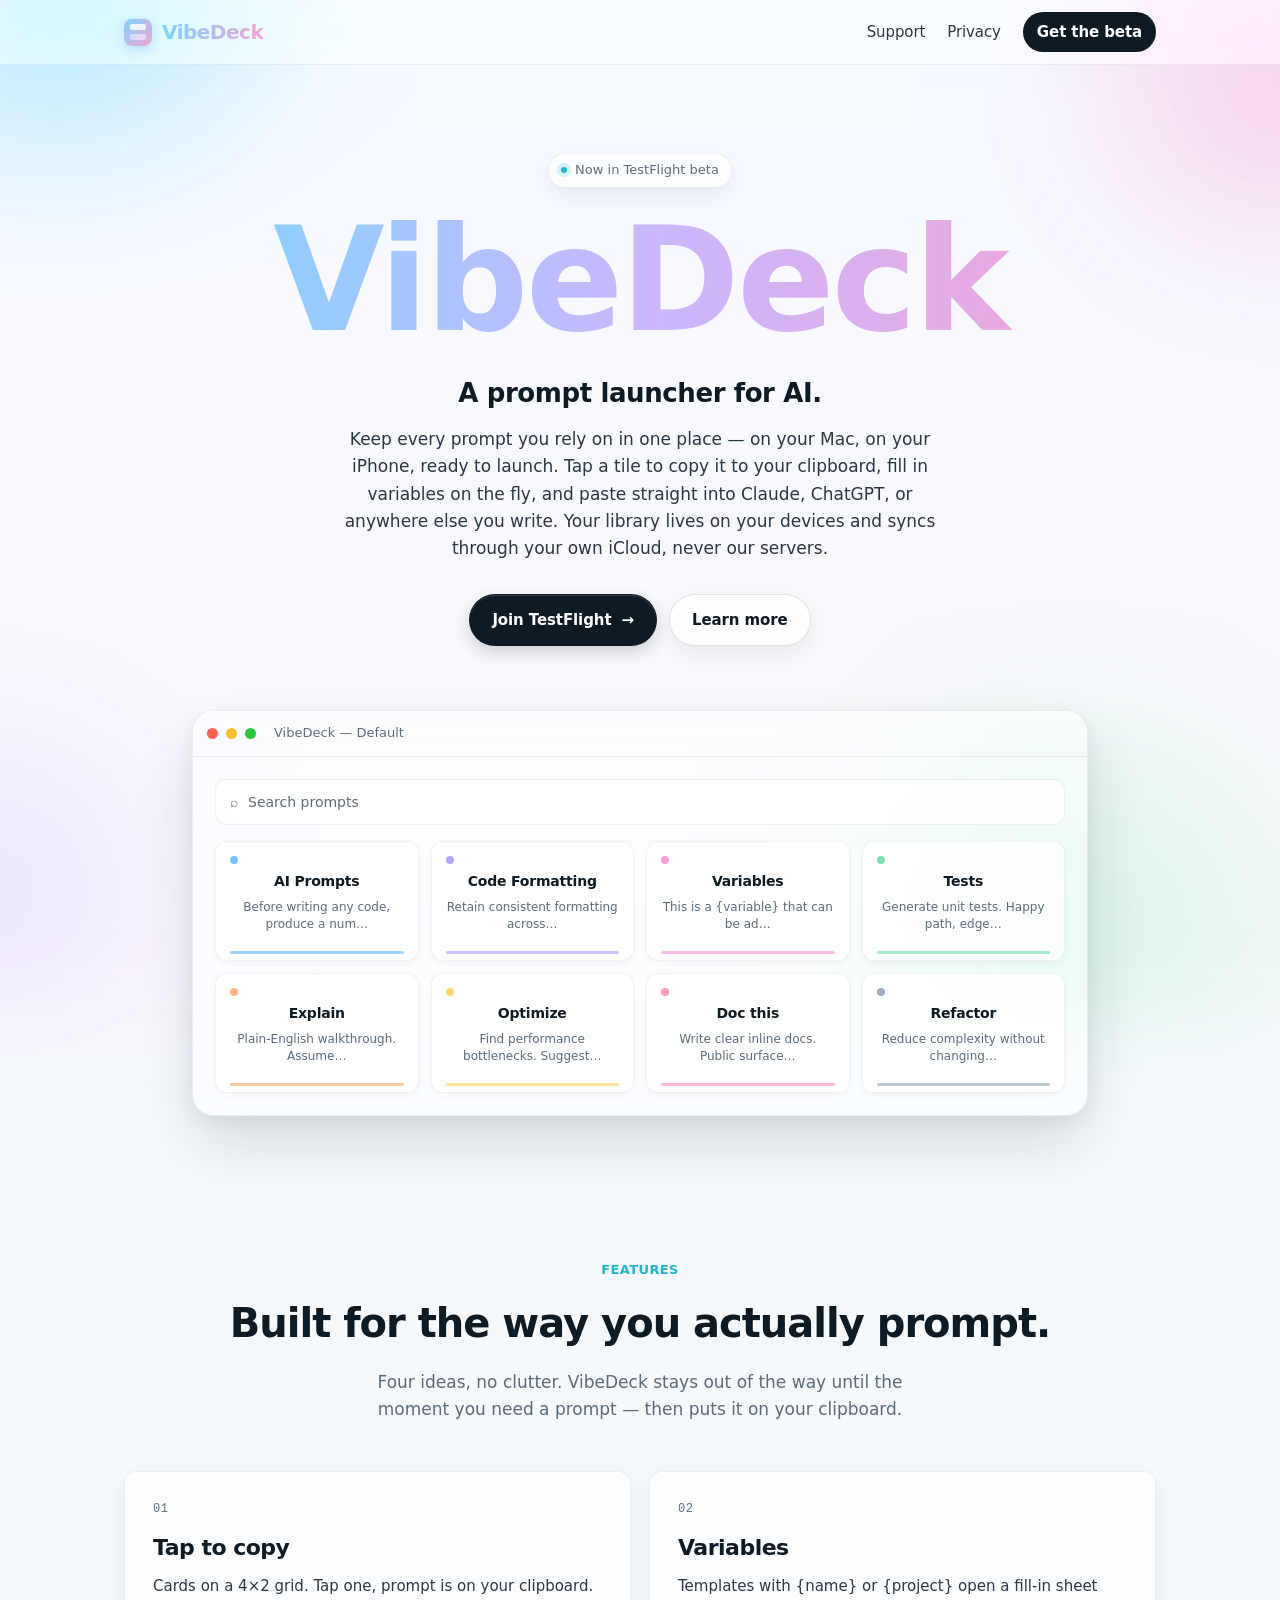
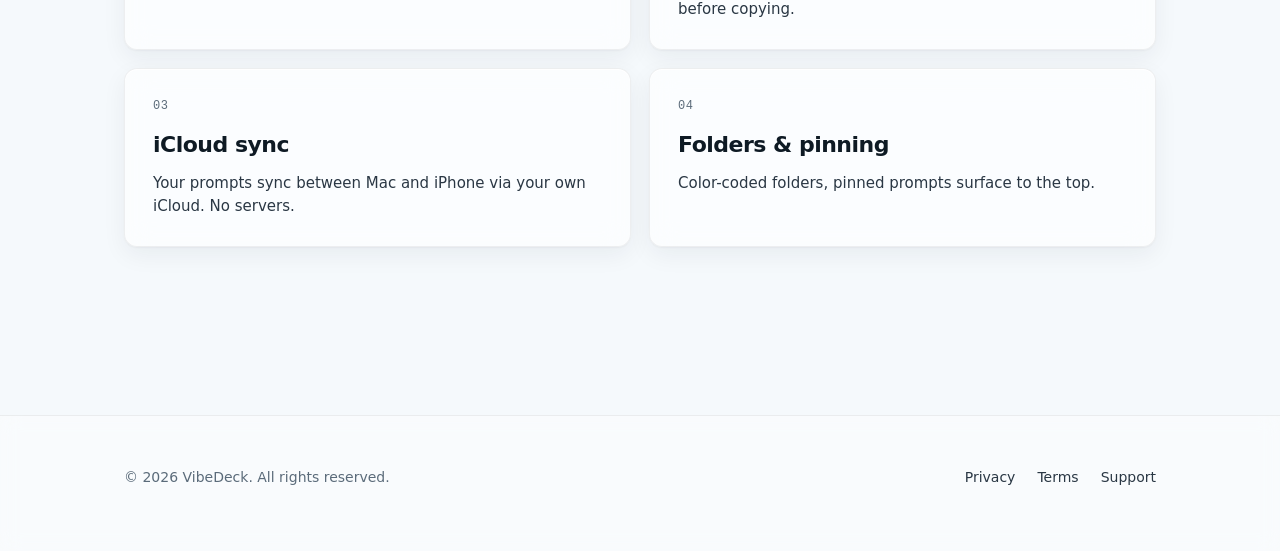
<file: index.html>
<!DOCTYPE html>
<html lang="en">
  <head>
    <meta charset="UTF-8" />
    <meta name="viewport" content="width=device-width, initial-scale=1" />
    <title>VibeDeck — A prompt launcher for AI</title>
    <meta
      name="description"
      content="VibeDeck is a prompt library and launcher for Mac and iPhone. Tap to copy. Variables. iCloud sync. No servers."
    />
    <link rel="stylesheet" href="styles.css" />
  </head>
  <body>
    <header class="site-header">
      <div class="container">
        <a class="brand" href="index.html" aria-label="VibeDeck home">
          <span class="brand-mark" aria-hidden="true"></span>
          <span class="wordmark">VibeDeck</span>
        </a>
        <nav class="nav" aria-label="Primary">
          <a href="support.html">Support</a>
          <a href="privacy.html">Privacy</a>
          <a href="https://testflight.apple.com/join/rQ4WbV5q" class="cta" target="_blank" rel="noopener">Get the beta</a>
        </nav>
      </div>
    </header>

    <main>
      <section class="hero">
        <div class="container">
          <span class="hero-eyebrow">
            <span class="dot" aria-hidden="true"></span>
            Now in TestFlight beta
          </span>
          <h1 class="wordmark-hero">VibeDeck</h1>
          <p class="tagline">A prompt launcher for AI.</p>
          <p class="lede">
            Keep every prompt you rely on in one place — on your Mac, on your
            iPhone, ready to launch. Tap a tile to copy it to your clipboard,
            fill in variables on the fly, and paste straight into Claude,
            ChatGPT, or anywhere else you write. Your library lives on your
            devices and syncs through your own iCloud, never our servers.
          </p>
          <div class="cta-row">
            <a class="btn btn-primary" href="https://testflight.apple.com/join/rQ4WbV5q" target="_blank" rel="noopener">
              Join TestFlight
              <span class="btn-arrow" aria-hidden="true">→</span>
            </a>
            <a class="btn btn-secondary" href="support.html">
              Learn more
            </a>
          </div>

          <div class="showcase" aria-hidden="true">
            <div class="window">
              <div class="window-bar">
                <span class="window-dot r"></span>
                <span class="window-dot y"></span>
                <span class="window-dot g"></span>
                <span class="window-title">VibeDeck — Default</span>
              </div>
              <div class="window-body">
                <div class="search-bar">
                  <span aria-hidden="true">⌕</span>
                  <span>Search prompts</span>
                </div>
                <div class="deck">
                  <div class="tile c-cyan">
                    <span class="pill"></span>
                    <h4>AI Prompts</h4>
                    <p>Before writing any code, produce a num…</p>
                    <span class="accent"></span>
                  </div>
                  <div class="tile c-violet">
                    <span class="pill"></span>
                    <h4>Code Formatting</h4>
                    <p>Retain consistent formatting across…</p>
                    <span class="accent"></span>
                  </div>
                  <div class="tile c-pink">
                    <span class="pill"></span>
                    <h4>Variables</h4>
                    <p>This is a {variable} that can be ad…</p>
                    <span class="accent"></span>
                  </div>
                  <div class="tile c-mint">
                    <span class="pill"></span>
                    <h4>Tests</h4>
                    <p>Generate unit tests. Happy path, edge…</p>
                    <span class="accent"></span>
                  </div>
                  <div class="tile c-orange">
                    <span class="pill"></span>
                    <h4>Explain</h4>
                    <p>Plain-English walkthrough. Assume…</p>
                    <span class="accent"></span>
                  </div>
                  <div class="tile c-yellow">
                    <span class="pill"></span>
                    <h4>Optimize</h4>
                    <p>Find performance bottlenecks. Suggest…</p>
                    <span class="accent"></span>
                  </div>
                  <div class="tile c-rose">
                    <span class="pill"></span>
                    <h4>Doc this</h4>
                    <p>Write clear inline docs. Public surface…</p>
                    <span class="accent"></span>
                  </div>
                  <div class="tile c-slate">
                    <span class="pill"></span>
                    <h4>Refactor</h4>
                    <p>Reduce complexity without changing…</p>
                    <span class="accent"></span>
                  </div>
                </div>
              </div>
            </div>
          </div>
        </div>
      </section>

      <section class="section" id="features">
        <div class="container">
          <div class="section-head">
            <p class="section-eyebrow">Features</p>
            <h2>Built for the way you actually prompt.</h2>
            <p class="section-lede">
              Four ideas, no clutter. VibeDeck stays out of the way until the
              moment you need a prompt — then puts it on your clipboard.
            </p>
          </div>
          <div class="features">
            <article class="feature">
              <span class="feature-num">01</span>
              <h3>Tap to copy</h3>
              <p>
                Cards on a 4×2 grid. Tap one, prompt is on your clipboard.
              </p>
            </article>
            <article class="feature">
              <span class="feature-num">02</span>
              <h3>Variables</h3>
              <p>
                Templates with {name} or {project} open a fill-in sheet before
                copying.
              </p>
            </article>
            <article class="feature">
              <span class="feature-num">03</span>
              <h3>iCloud sync</h3>
              <p>
                Your prompts sync between Mac and iPhone via your own iCloud.
                No servers.
              </p>
            </article>
            <article class="feature">
              <span class="feature-num">04</span>
              <h3>Folders &amp; pinning</h3>
              <p>
                Color-coded folders, pinned prompts surface to the top.
              </p>
            </article>
          </div>
        </div>
      </section>
    </main>

    <footer class="site-footer">
      <div class="container">
        <p class="footer-copy">© 2026 VibeDeck. All rights reserved.</p>
        <nav class="footer-links" aria-label="Footer">
          <a href="privacy.html">Privacy</a>
          <a href="terms.html">Terms</a>
          <a href="support.html">Support</a>
        </nav>
      </div>
    </footer>
  </body>
</html>
</file>
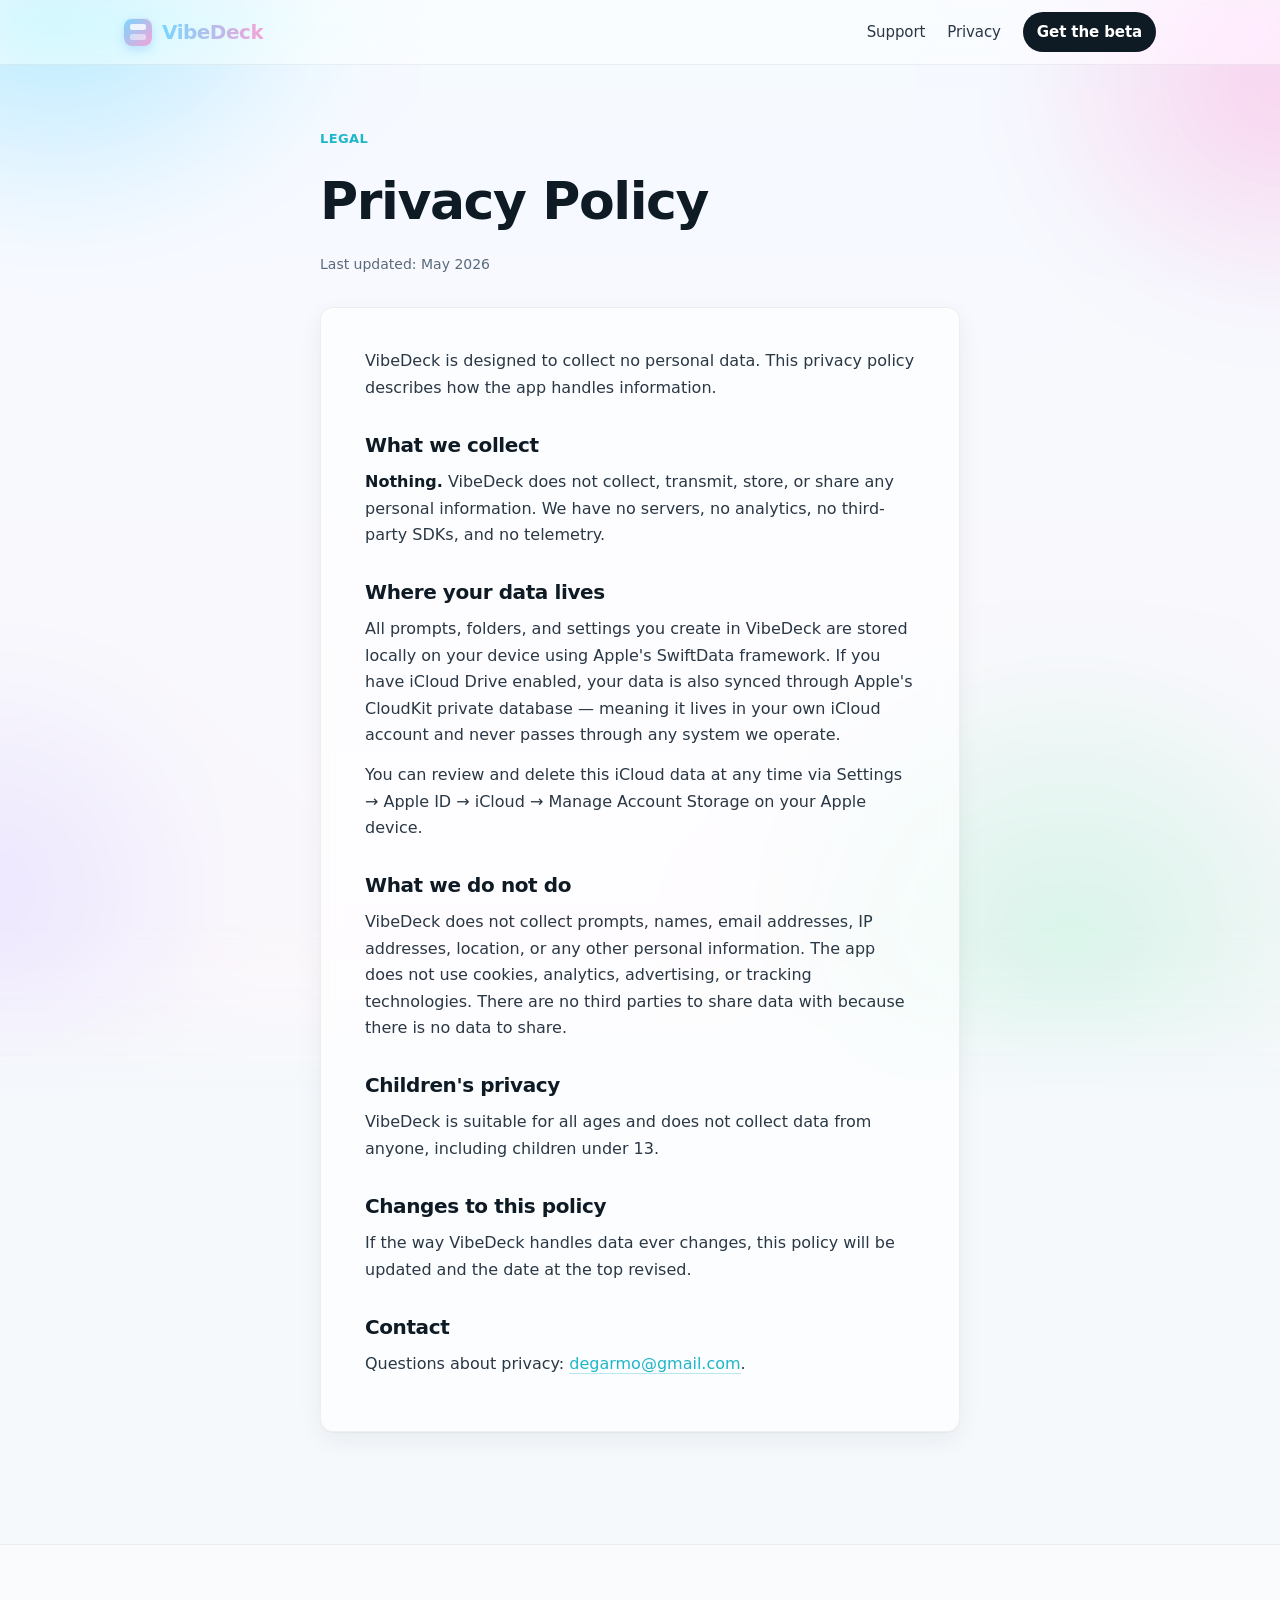
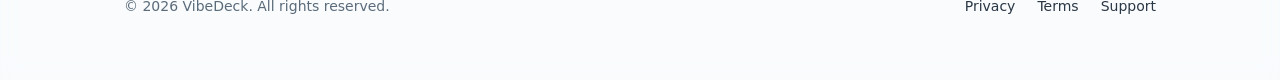
<file: privacy.html>
<!DOCTYPE html>
<html lang="en">
  <head>
    <meta charset="UTF-8" />
    <meta name="viewport" content="width=device-width, initial-scale=1" />
    <title>Privacy Policy — VibeDeck</title>
    <meta
      name="description"
      content="VibeDeck Privacy Policy. We don't collect personal data. Your prompts stay on your devices and your private iCloud."
    />
    <link rel="stylesheet" href="styles.css" />
  </head>
  <body>
    <header class="site-header">
      <div class="container">
        <a class="brand" href="index.html" aria-label="VibeDeck home">
          <span class="brand-mark" aria-hidden="true"></span>
          <span class="wordmark">VibeDeck</span>
        </a>
        <nav class="nav" aria-label="Primary">
          <a href="support.html">Support</a>
          <a href="privacy.html">Privacy</a>
          <a href="https://testflight.apple.com/join/rQ4WbV5q" class="cta" target="_blank" rel="noopener">Get the beta</a>
        </nav>
      </div>
    </header>

    <main>
      <section class="doc">
        <div class="container">
          <header class="doc-head">
            <p class="doc-eyebrow">Legal</p>
            <h1>Privacy Policy</h1>
            <p class="meta">Last updated: May 2026</p>
          </header>

          <article class="doc-body">
            <p>
              VibeDeck is designed to collect no personal data. This privacy
              policy describes how the app handles information.
            </p>

            <h2>What we collect</h2>
            <p>
              <strong>Nothing.</strong> VibeDeck does not collect, transmit,
              store, or share any personal information. We have no servers,
              no analytics, no third-party SDKs, and no telemetry.
            </p>

            <h2>Where your data lives</h2>
            <p>
              All prompts, folders, and settings you create in VibeDeck are
              stored locally on your device using Apple's SwiftData
              framework. If you have iCloud Drive enabled, your data is also
              synced through Apple's CloudKit private database — meaning it
              lives in your own iCloud account and never passes through any
              system we operate.
            </p>
            <p>
              You can review and delete this iCloud data at any time via
              Settings → Apple ID → iCloud → Manage Account Storage on your
              Apple device.
            </p>

            <h2>What we do not do</h2>
            <p>
              VibeDeck does not collect prompts, names, email addresses, IP
              addresses, location, or any other personal information. The
              app does not use cookies, analytics, advertising, or tracking
              technologies. There are no third parties to share data with
              because there is no data to share.
            </p>

            <h2>Children's privacy</h2>
            <p>
              VibeDeck is suitable for all ages and does not collect data
              from anyone, including children under 13.
            </p>

            <h2>Changes to this policy</h2>
            <p>
              If the way VibeDeck handles data ever changes, this policy
              will be updated and the date at the top revised.
            </p>

            <h2>Contact</h2>
            <p>
              Questions about privacy:
              <a href="mailto:degarmo@gmail.com">degarmo@gmail.com</a>.
            </p>
          </article>
        </div>
      </section>
    </main>

    <footer class="site-footer">
      <div class="container">
        <p class="footer-copy">© 2026 VibeDeck. All rights reserved.</p>
        <nav class="footer-links" aria-label="Footer">
          <a href="privacy.html">Privacy</a>
          <a href="terms.html">Terms</a>
          <a href="support.html">Support</a>
        </nav>
      </div>
    </footer>
  </body>
</html>
</file>
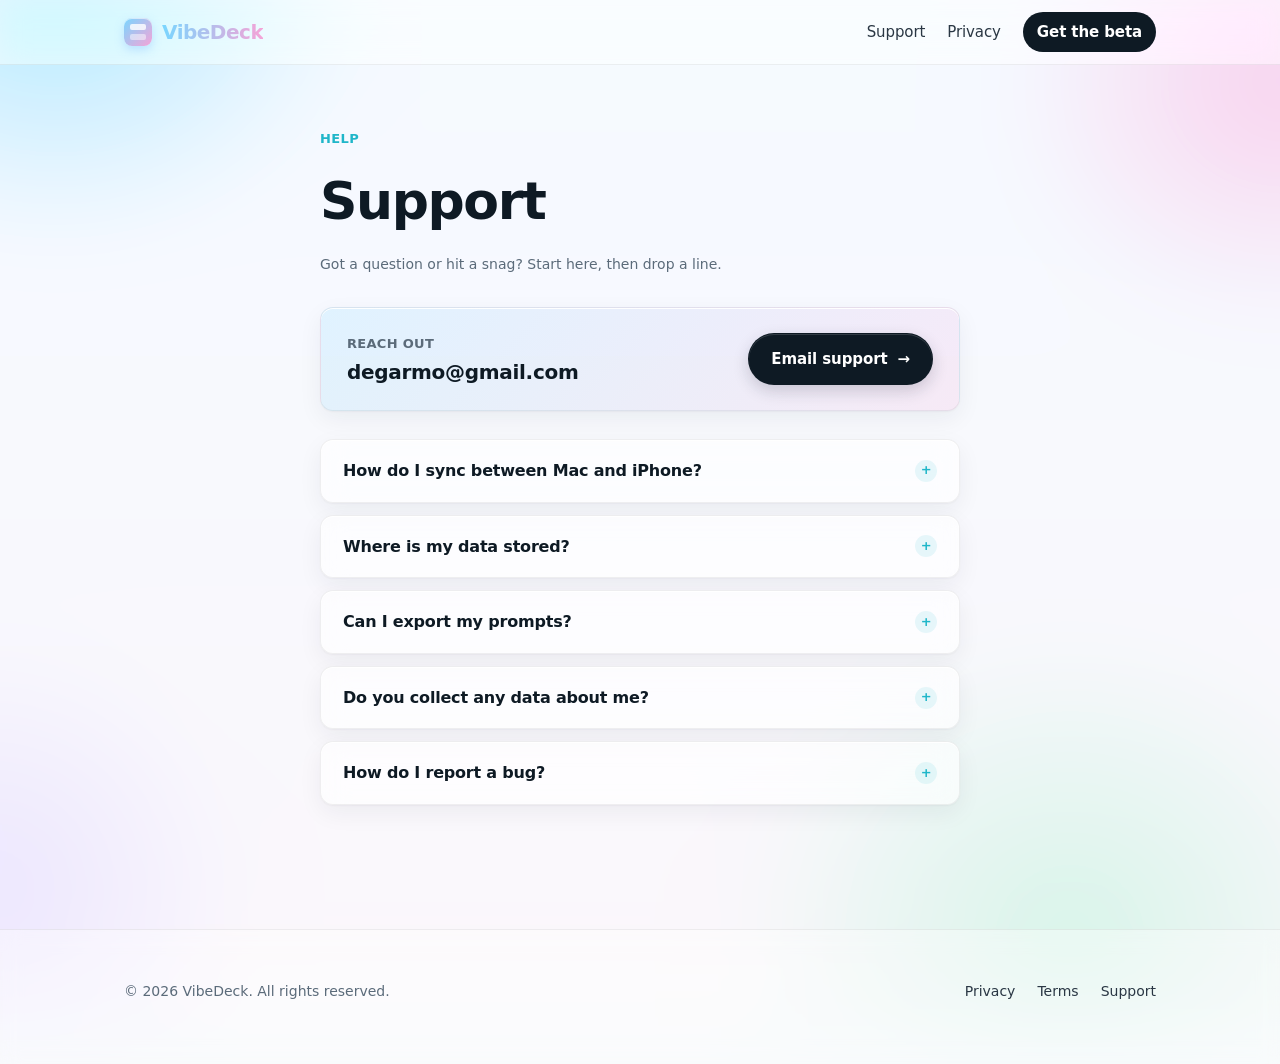
<file: support.html>
<!DOCTYPE html>
<html lang="en">
  <head>
    <meta charset="UTF-8" />
    <meta name="viewport" content="width=device-width, initial-scale=1" />
    <title>Support — VibeDeck</title>
    <meta
      name="description"
      content="Help and frequently asked questions for VibeDeck — sync, data, exports, privacy, and bug reports."
    />
    <link rel="stylesheet" href="styles.css" />
  </head>
  <body>
    <header class="site-header">
      <div class="container">
        <a class="brand" href="index.html" aria-label="VibeDeck home">
          <span class="brand-mark" aria-hidden="true"></span>
          <span class="wordmark">VibeDeck</span>
        </a>
        <nav class="nav" aria-label="Primary">
          <a href="support.html">Support</a>
          <a href="privacy.html">Privacy</a>
          <a href="https://testflight.apple.com/join/rQ4WbV5q" class="cta" target="_blank" rel="noopener">Get the beta</a>
        </nav>
      </div>
    </header>

    <main>
      <section class="doc">
        <div class="container">
          <header class="doc-head">
            <p class="doc-eyebrow">Help</p>
            <h1>Support</h1>
            <p class="meta">
              Got a question or hit a snag? Start here, then drop a line.
            </p>
          </header>

          <div class="contact-card">
            <div>
              <span class="label">Reach out</span>
              <a class="email" href="mailto:degarmo@gmail.com">degarmo@gmail.com</a>
            </div>
            <a class="btn btn-primary" href="mailto:degarmo@gmail.com">
              Email support
              <span class="btn-arrow" aria-hidden="true">→</span>
            </a>
          </div>

          <div class="faq" aria-label="Frequently asked questions">
            <details>
              <summary>
                How do I sync between Mac and iPhone?
                <span class="chev" aria-hidden="true">+</span>
              </summary>
              <div class="answer">
                <p>
                  Sign into the same iCloud account on both devices, install
                  VibeDeck on both, and your prompts sync automatically within
                  seconds. iCloud Drive must be enabled.
                </p>
              </div>
            </details>

            <details>
              <summary>
                Where is my data stored?
                <span class="chev" aria-hidden="true">+</span>
              </summary>
              <div class="answer">
                <p>
                  Locally on your device, with optional sync through your own
                  iCloud private database. Nothing routes through any server
                  we operate.
                </p>
              </div>
            </details>

            <details>
              <summary>
                Can I export my prompts?
                <span class="chev" aria-hidden="true">+</span>
              </summary>
              <div class="answer">
                <p>
                  Yes. Settings → Export prompts gives you a JSON file you can
                  save, share, or import into another VibeDeck install.
                </p>
              </div>
            </details>

            <details>
              <summary>
                Do you collect any data about me?
                <span class="chev" aria-hidden="true">+</span>
              </summary>
              <div class="answer">
                <p>
                  No. VibeDeck has no analytics, no tracking, no third-party
                  SDKs.
                </p>
              </div>
            </details>

            <details>
              <summary>
                How do I report a bug?
                <span class="chev" aria-hidden="true">+</span>
              </summary>
              <div class="answer">
                <p>
                  Email
                  <a href="mailto:degarmo@gmail.com">degarmo@gmail.com</a>
                  with a short description and a screenshot if relevant.
                </p>
              </div>
            </details>
          </div>
        </div>
      </section>
    </main>

    <footer class="site-footer">
      <div class="container">
        <p class="footer-copy">© 2026 VibeDeck. All rights reserved.</p>
        <nav class="footer-links" aria-label="Footer">
          <a href="privacy.html">Privacy</a>
          <a href="terms.html">Terms</a>
          <a href="support.html">Support</a>
        </nav>
      </div>
    </footer>
  </body>
</html>
</file>
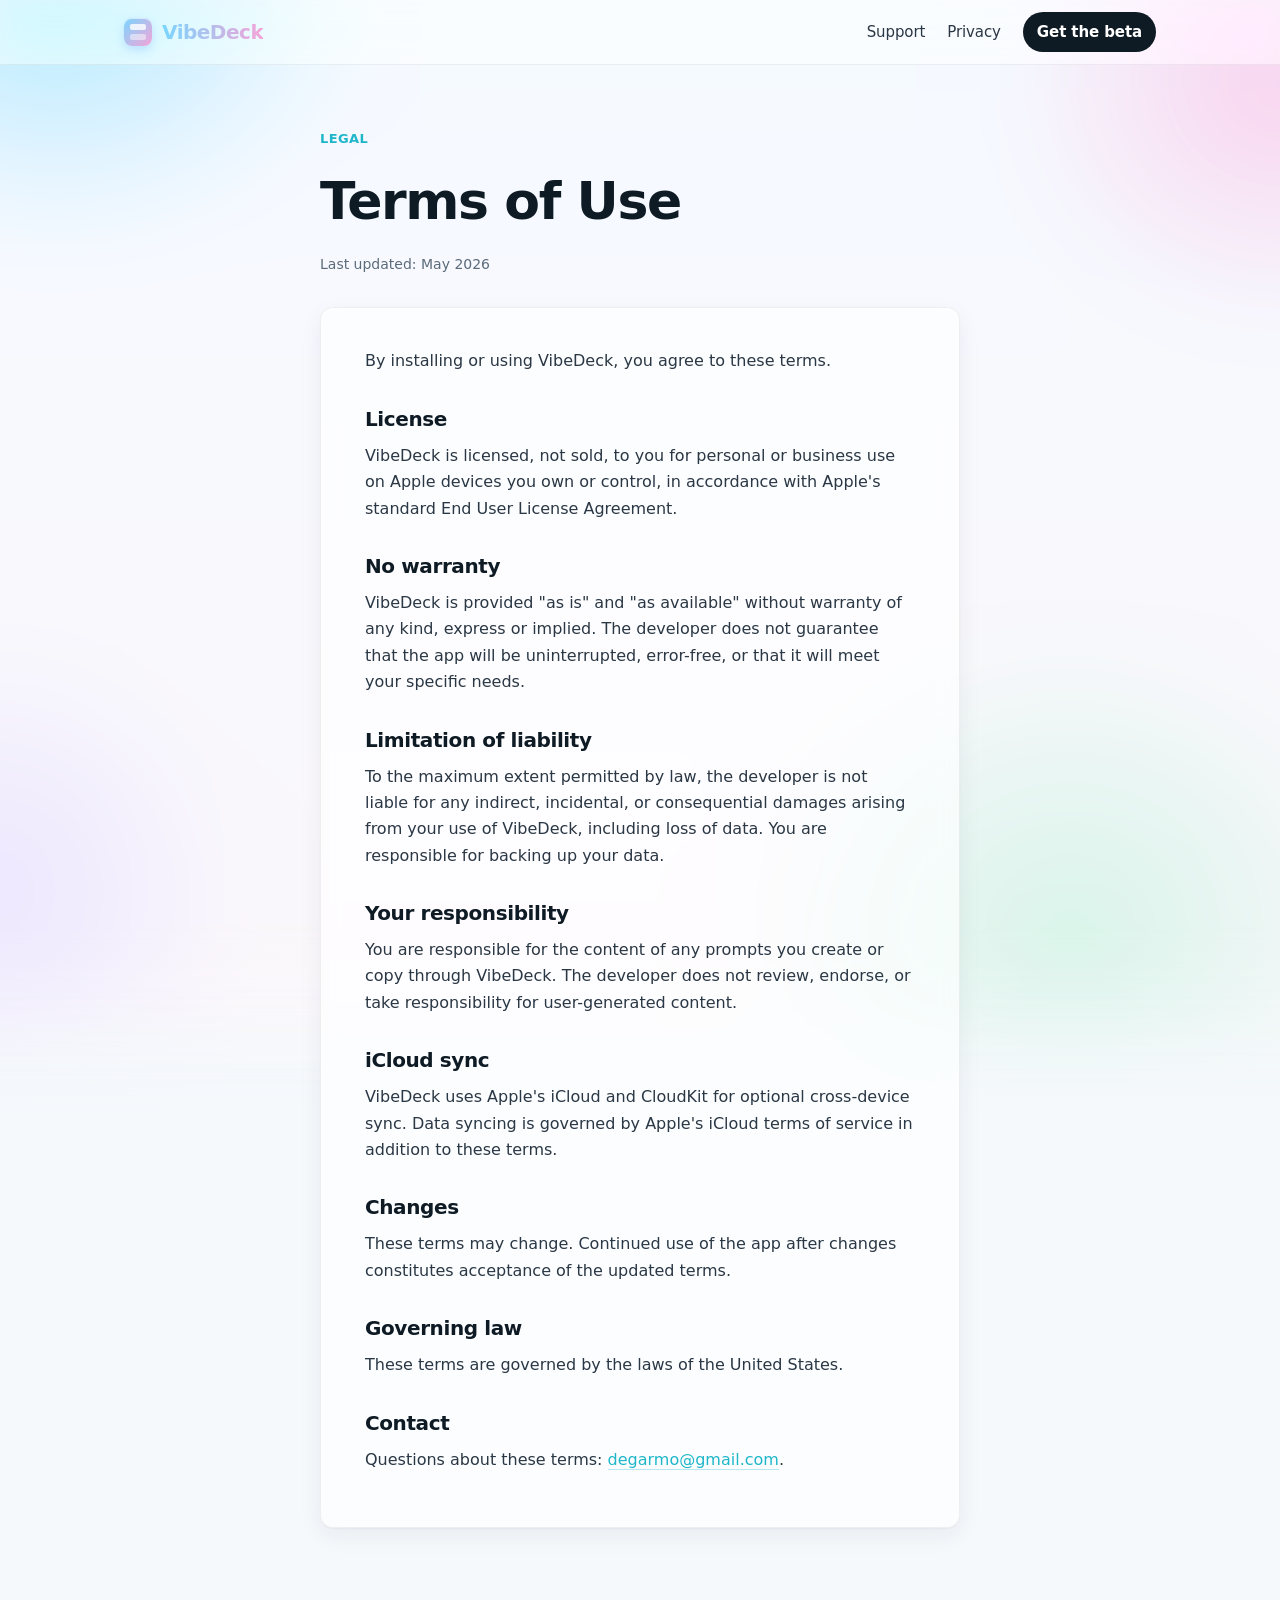
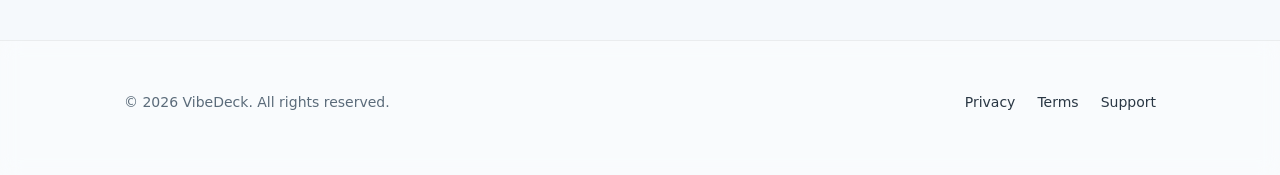
<file: terms.html>
<!DOCTYPE html>
<html lang="en">
  <head>
    <meta charset="UTF-8" />
    <meta name="viewport" content="width=device-width, initial-scale=1" />
    <title>Terms of Use — VibeDeck</title>
    <meta
      name="description"
      content="The terms governing your use of the VibeDeck application for Mac and iPhone."
    />
    <link rel="stylesheet" href="styles.css" />
  </head>
  <body>
    <header class="site-header">
      <div class="container">
        <a class="brand" href="index.html" aria-label="VibeDeck home">
          <span class="brand-mark" aria-hidden="true"></span>
          <span class="wordmark">VibeDeck</span>
        </a>
        <nav class="nav" aria-label="Primary">
          <a href="support.html">Support</a>
          <a href="privacy.html">Privacy</a>
          <a href="https://testflight.apple.com/join/rQ4WbV5q" class="cta" target="_blank" rel="noopener">Get the beta</a>
        </nav>
      </div>
    </header>

    <main>
      <section class="doc">
        <div class="container">
          <header class="doc-head">
            <p class="doc-eyebrow">Legal</p>
            <h1>Terms of Use</h1>
            <p class="meta">Last updated: May 2026</p>
          </header>

          <article class="doc-body">
            <p>
              By installing or using VibeDeck, you agree to these terms.
            </p>

            <h2>License</h2>
            <p>
              VibeDeck is licensed, not sold, to you for personal or
              business use on Apple devices you own or control, in
              accordance with Apple's standard End User License Agreement.
            </p>

            <h2>No warranty</h2>
            <p>
              VibeDeck is provided "as is" and "as available" without
              warranty of any kind, express or implied. The developer does
              not guarantee that the app will be uninterrupted, error-free,
              or that it will meet your specific needs.
            </p>

            <h2>Limitation of liability</h2>
            <p>
              To the maximum extent permitted by law, the developer is not
              liable for any indirect, incidental, or consequential damages
              arising from your use of VibeDeck, including loss of data.
              You are responsible for backing up your data.
            </p>

            <h2>Your responsibility</h2>
            <p>
              You are responsible for the content of any prompts you create
              or copy through VibeDeck. The developer does not review,
              endorse, or take responsibility for user-generated content.
            </p>

            <h2>iCloud sync</h2>
            <p>
              VibeDeck uses Apple's iCloud and CloudKit for optional
              cross-device sync. Data syncing is governed by Apple's iCloud
              terms of service in addition to these terms.
            </p>

            <h2>Changes</h2>
            <p>
              These terms may change. Continued use of the app after
              changes constitutes acceptance of the updated terms.
            </p>

            <h2>Governing law</h2>
            <p>
              These terms are governed by the laws of the United States.
            </p>

            <h2>Contact</h2>
            <p>
              Questions about these terms:
              <a href="mailto:degarmo@gmail.com">degarmo@gmail.com</a>.
            </p>
          </article>
        </div>
      </section>
    </main>

    <footer class="site-footer">
      <div class="container">
        <p class="footer-copy">© 2026 VibeDeck. All rights reserved.</p>
        <nav class="footer-links" aria-label="Footer">
          <a href="privacy.html">Privacy</a>
          <a href="terms.html">Terms</a>
          <a href="support.html">Support</a>
        </nav>
      </div>
    </footer>
  </body>
</html>
</file>
<file: styles.css>
/* VibeDeck — shared styles
   Premium, minimal, controlled. Soft glass aesthetic.
*/

:root {
  --cyan: #79d6ff;
  --pink: #f5a3d7;
  --mint: #b8f0d6;
  --accent: #1fb6c9;
  --ink: #0e1a24;
  --ink-2: #2a3744;
  --muted: #5b6b7a;
  --hairline: rgba(0, 0, 0, 0.06);
  --hairline-strong: rgba(0, 0, 0, 0.1);
  --card-bg: rgba(255, 255, 255, 0.65);
  --card-shadow:
    0 1px 0 rgba(255, 255, 255, 0.9) inset,
    0 1px 2px rgba(15, 30, 50, 0.04),
    0 8px 24px rgba(15, 30, 50, 0.06);
  --radius: 13px;
  --radius-lg: 22px;
  --maxw: 1080px;
  --readw: 640px;
  --font-sans: -apple-system, "SF Pro Rounded", "SF Pro Text", system-ui,
    "Segoe UI", Roboto, Helvetica, Arial, sans-serif;
}

* {
  box-sizing: border-box;
}

html,
body {
  margin: 0;
  padding: 0;
}

html {
  -webkit-text-size-adjust: 100%;
  scroll-behavior: smooth;
}

body {
  font-family: var(--font-sans);
  font-size: 16px;
  line-height: 1.6;
  color: var(--ink);
  background: #f5f9fc;
  min-height: 100vh;
  position: relative;
  overflow-x: hidden;
  -webkit-font-smoothing: antialiased;
  -moz-osx-font-smoothing: grayscale;
}

/* Ambient pastel backdrop — pure CSS, fixed so it stays during scroll. */
body::before {
  content: "";
  position: fixed;
  inset: -10vmax;
  z-index: -2;
  background:
    radial-gradient(40vmax 36vmax at 12% 8%, rgba(121, 214, 255, 0.55), transparent 60%),
    radial-gradient(36vmax 32vmax at 92% 18%, rgba(245, 163, 215, 0.45), transparent 62%),
    radial-gradient(44vmax 40vmax at 78% 92%, rgba(184, 240, 214, 0.5), transparent 60%),
    radial-gradient(30vmax 30vmax at 8% 88%, rgba(207, 195, 255, 0.35), transparent 65%),
    linear-gradient(180deg, #f4faff 0%, #fbf7fb 100%);
  filter: blur(40px) saturate(110%);
  pointer-events: none;
}

body::after {
  content: "";
  position: fixed;
  inset: 0;
  z-index: -1;
  background:
    radial-gradient(1px 1px at 25% 30%, rgba(255, 255, 255, 0.5), transparent 60%),
    radial-gradient(1px 1px at 70% 60%, rgba(255, 255, 255, 0.4), transparent 60%);
  pointer-events: none;
}

/* ---------- Layout ---------- */

.container {
  width: 100%;
  max-width: var(--maxw);
  margin: 0 auto;
  padding: 0 24px;
}

/* ---------- Header ---------- */

.site-header {
  position: sticky;
  top: 0;
  z-index: 10;
  backdrop-filter: saturate(160%) blur(14px);
  -webkit-backdrop-filter: saturate(160%) blur(14px);
  background: rgba(255, 255, 255, 0.5);
  border-bottom: 1px solid var(--hairline);
}

.site-header .container {
  display: flex;
  align-items: center;
  justify-content: space-between;
  height: 64px;
}

.brand {
  display: inline-flex;
  align-items: center;
  gap: 10px;
  text-decoration: none;
  color: inherit;
}

.brand-mark {
  width: 28px;
  height: 28px;
  border-radius: 8px;
  background: linear-gradient(135deg, var(--cyan), var(--pink));
  box-shadow:
    0 1px 0 rgba(255, 255, 255, 0.6) inset,
    0 4px 10px rgba(121, 180, 255, 0.35);
  position: relative;
}

.brand-mark::before,
.brand-mark::after {
  content: "";
  position: absolute;
  background: rgba(255, 255, 255, 0.8);
  border-radius: 2px;
}

.brand-mark::before {
  inset: 6px 6px auto 6px;
  height: 6px;
}

.brand-mark::after {
  inset: auto 6px 6px 6px;
  height: 6px;
  opacity: 0.6;
}

.wordmark {
  font-weight: 800;
  letter-spacing: -0.5px;
  font-size: 20px;
  background: linear-gradient(90deg, var(--cyan), var(--pink));
  -webkit-background-clip: text;
  background-clip: text;
  color: transparent;
}

.nav {
  display: flex;
  align-items: center;
  gap: 22px;
}

.nav a {
  color: var(--ink-2);
  text-decoration: none;
  font-size: 15px;
  font-weight: 500;
  letter-spacing: -0.1px;
}

.nav a:hover {
  color: var(--accent);
}

.nav a.cta {
  padding: 8px 14px;
  border-radius: 999px;
  background: var(--ink);
  color: #fff;
  font-weight: 600;
}

.nav a.cta:hover {
  background: var(--accent);
  color: #fff;
}

/* ---------- Hero (landing) ---------- */

.hero {
  padding: 88px 0 56px;
  text-align: center;
}

.hero-eyebrow {
  display: inline-flex;
  align-items: center;
  gap: 8px;
  padding: 6px 12px;
  border-radius: 999px;
  background: rgba(255, 255, 255, 0.7);
  border: 1px solid var(--hairline);
  font-size: 13px;
  color: var(--muted);
  margin-bottom: 24px;
  box-shadow: var(--card-shadow);
}

.hero-eyebrow .dot {
  width: 6px;
  height: 6px;
  border-radius: 50%;
  background: var(--accent);
  box-shadow: 0 0 0 4px rgba(31, 182, 201, 0.18);
}

.wordmark-hero {
  font-weight: 900;
  letter-spacing: -3px;
  font-size: clamp(64px, 12vw, 144px);
  line-height: 0.95;
  background: linear-gradient(90deg, var(--cyan) 0%, #c9b8ff 50%, var(--pink) 100%);
  -webkit-background-clip: text;
  background-clip: text;
  color: transparent;
  margin: 0;
}

.tagline {
  font-size: clamp(20px, 2.4vw, 26px);
  font-weight: 600;
  letter-spacing: -0.4px;
  color: var(--ink);
  margin: 24px 0 12px;
}

.lede {
  max-width: 600px;
  margin: 0 auto;
  color: var(--ink-2);
  font-size: 17px;
  line-height: 1.6;
}

.cta-row {
  display: flex;
  flex-wrap: wrap;
  justify-content: center;
  gap: 12px;
  margin-top: 32px;
}

.btn {
  display: inline-flex;
  align-items: center;
  gap: 10px;
  padding: 13px 22px;
  border-radius: 999px;
  font-weight: 600;
  font-size: 15px;
  letter-spacing: -0.1px;
  text-decoration: none;
  border: 1px solid transparent;
  transition: transform 0.08s ease, box-shadow 0.18s ease;
}

.btn:active {
  transform: translateY(1px);
}

.btn-primary {
  background: var(--ink);
  color: #fff;
  box-shadow:
    0 1px 0 rgba(255, 255, 255, 0.15) inset,
    0 6px 16px rgba(15, 30, 50, 0.18);
}

.btn-primary:hover {
  background: var(--accent);
}

.btn-secondary {
  background: rgba(255, 255, 255, 0.85);
  color: var(--ink);
  border-color: var(--hairline-strong);
  box-shadow: var(--card-shadow);
}

.btn-secondary:hover {
  background: #fff;
}

.btn-arrow {
  transition: transform 0.18s ease;
}

.btn:hover .btn-arrow {
  transform: translateX(2px);
}

/* ---------- Hero showcase (mock window) ---------- */

.showcase {
  margin: 64px auto 0;
  max-width: 920px;
  padding: 0 12px;
}

.window {
  border-radius: var(--radius-lg);
  background: rgba(255, 255, 255, 0.55);
  backdrop-filter: blur(18px) saturate(160%);
  -webkit-backdrop-filter: blur(18px) saturate(160%);
  border: 1px solid var(--hairline);
  box-shadow:
    0 1px 0 rgba(255, 255, 255, 0.7) inset,
    0 30px 60px rgba(15, 30, 50, 0.12),
    0 8px 20px rgba(15, 30, 50, 0.06);
  overflow: hidden;
}

.window-bar {
  display: flex;
  align-items: center;
  gap: 8px;
  padding: 12px 14px;
  border-bottom: 1px solid var(--hairline);
}

.window-dot {
  width: 11px;
  height: 11px;
  border-radius: 50%;
  background: #d4d8dd;
}
.window-dot.r { background: #ff6058; }
.window-dot.y { background: #ffbe2e; }
.window-dot.g { background: #28c941; }

.window-title {
  margin-left: 10px;
  font-size: 13px;
  color: var(--muted);
  font-weight: 500;
}

.window-body {
  padding: 22px;
}

.search-bar {
  display: flex;
  align-items: center;
  gap: 10px;
  padding: 11px 14px;
  border-radius: 11px;
  background: rgba(255, 255, 255, 0.8);
  border: 1px solid var(--hairline);
  color: var(--muted);
  font-size: 14px;
}

.deck {
  display: grid;
  grid-template-columns: repeat(4, 1fr);
  gap: 12px;
  margin-top: 16px;
}

.tile {
  border-radius: 12px;
  background: rgba(255, 255, 255, 0.85);
  border: 1px solid var(--hairline);
  padding: 14px;
  min-height: 120px;
  position: relative;
  display: flex;
  flex-direction: column;
  gap: 6px;
  box-shadow: 0 1px 0 rgba(255, 255, 255, 0.8) inset, 0 2px 6px rgba(15, 30, 50, 0.04);
}

.tile .pill {
  width: 8px;
  height: 8px;
  border-radius: 50%;
  background: var(--cyan);
}

.tile h4 {
  margin: 0;
  font-size: 14px;
  font-weight: 700;
  letter-spacing: -0.2px;
  color: var(--ink);
}

.tile p {
  margin: 0;
  font-size: 12px;
  color: var(--muted);
  line-height: 1.45;
}

.tile .accent {
  position: absolute;
  left: 14px;
  right: 14px;
  bottom: 6px;
  height: 3px;
  border-radius: 999px;
  background: var(--cyan);
  opacity: 0.7;
}

.tile.c-cyan .pill, .tile.c-cyan .accent { background: #79c0ff; }
.tile.c-violet .pill, .tile.c-violet .accent { background: #b8a4ff; }
.tile.c-pink .pill, .tile.c-pink .accent { background: #f5a3d7; }
.tile.c-mint .pill, .tile.c-mint .accent { background: #7ee0b3; }
.tile.c-orange .pill, .tile.c-orange .accent { background: #ffb27a; }
.tile.c-yellow .pill, .tile.c-yellow .accent { background: #ffd66e; }
.tile.c-rose .pill, .tile.c-rose .accent { background: #ff9bb6; }
.tile.c-slate .pill, .tile.c-slate .accent { background: #a3b1bf; }

/* ---------- Sections ---------- */

.section {
  padding: 88px 0;
}

.section-head {
  text-align: center;
  margin-bottom: 48px;
}

.section-eyebrow {
  font-size: 13px;
  font-weight: 600;
  letter-spacing: 0.4px;
  text-transform: uppercase;
  color: var(--accent);
  margin: 0 0 10px;
}

.section h2 {
  font-size: clamp(28px, 4vw, 40px);
  font-weight: 800;
  letter-spacing: -1px;
  margin: 0;
  color: var(--ink);
  text-wrap: balance;
}

.section .section-lede {
  max-width: 560px;
  margin: 14px auto 0;
  color: var(--muted);
  font-size: 17px;
  text-wrap: pretty;
}

/* Features */

.features {
  display: grid;
  grid-template-columns: repeat(2, 1fr);
  gap: 18px;
}

.feature {
  background: var(--card-bg);
  backdrop-filter: blur(14px) saturate(150%);
  -webkit-backdrop-filter: blur(14px) saturate(150%);
  border: 1px solid var(--hairline);
  border-radius: var(--radius);
  padding: 28px;
  box-shadow: var(--card-shadow);
  display: flex;
  flex-direction: column;
  gap: 10px;
  position: relative;
  overflow: hidden;
}

.feature::before {
  content: "";
  position: absolute;
  inset: 0 0 auto 0;
  height: 2px;
  background: linear-gradient(90deg, var(--cyan), var(--pink));
  opacity: 0;
  transition: opacity 0.2s ease;
}

.feature:hover::before {
  opacity: 0.8;
}

.feature-num {
  font-family: ui-monospace, "SF Mono", Menlo, monospace;
  font-size: 12px;
  color: var(--muted);
  letter-spacing: 0.5px;
}

.feature h3 {
  margin: 0;
  font-size: 22px;
  font-weight: 800;
  letter-spacing: -0.5px;
  color: var(--ink);
}

.feature p {
  margin: 0;
  color: var(--ink-2);
  font-size: 15px;
  line-height: 1.55;
}

/* ---------- Footer ---------- */

.site-footer {
  margin-top: 80px;
  padding: 36px 0 48px;
  border-top: 1px solid var(--hairline);
  background: rgba(255, 255, 255, 0.4);
  backdrop-filter: blur(10px);
  -webkit-backdrop-filter: blur(10px);
}

.site-footer .container {
  display: flex;
  align-items: center;
  justify-content: space-between;
  flex-wrap: wrap;
  gap: 16px;
}

.footer-copy {
  color: var(--muted);
  font-size: 14px;
}

.footer-links {
  display: flex;
  gap: 22px;
}

.footer-links a {
  color: var(--ink-2);
  text-decoration: none;
  font-size: 14px;
  font-weight: 500;
}

.footer-links a:hover {
  color: var(--accent);
}

/* ---------- Document pages (privacy / terms / support) ---------- */

.doc {
  padding: 64px 0 32px;
}

.doc-head {
  max-width: var(--readw);
  margin: 0 auto 32px;
  text-align: left;
}

.doc-eyebrow {
  font-size: 13px;
  font-weight: 600;
  letter-spacing: 0.4px;
  text-transform: uppercase;
  color: var(--accent);
  margin: 0 0 10px;
}

.doc-head h1 {
  font-size: clamp(36px, 5vw, 52px);
  font-weight: 800;
  letter-spacing: -1.4px;
  margin: 0;
  color: var(--ink);
}

.doc-head .meta {
  color: var(--muted);
  font-size: 14px;
  margin-top: 10px;
}

.doc-body {
  max-width: var(--readw);
  margin: 0 auto;
  background: var(--card-bg);
  backdrop-filter: blur(14px) saturate(150%);
  -webkit-backdrop-filter: blur(14px) saturate(150%);
  border: 1px solid var(--hairline);
  border-radius: var(--radius);
  box-shadow: var(--card-shadow);
  padding: 40px 44px;
}

.doc-body h2 {
  font-size: 20px;
  font-weight: 800;
  letter-spacing: -0.4px;
  margin: 28px 0 8px;
  color: var(--ink);
}

.doc-body h2:first-child {
  margin-top: 0;
}

.doc-body p,
.doc-body li {
  color: var(--ink-2);
  font-size: 16px;
  line-height: 1.65;
}

.doc-body p {
  margin: 0 0 14px;
}

.doc-body ul {
  padding-left: 20px;
  margin: 0 0 14px;
}

.doc-body li {
  margin-bottom: 6px;
}

.doc-body a {
  color: var(--accent);
  text-decoration: none;
  border-bottom: 1px solid rgba(31, 182, 201, 0.3);
}

.doc-body a:hover {
  border-bottom-color: var(--accent);
}

.doc-body strong {
  color: var(--ink);
}

/* ---------- Support FAQ ---------- */

.contact-card {
  max-width: var(--readw);
  margin: 0 auto 28px;
  background: linear-gradient(135deg, rgba(121, 214, 255, 0.18), rgba(245, 163, 215, 0.18));
  border: 1px solid var(--hairline);
  border-radius: var(--radius);
  padding: 22px 26px;
  box-shadow: var(--card-shadow);
  display: flex;
  align-items: center;
  justify-content: space-between;
  gap: 14px;
  flex-wrap: wrap;
}

.contact-card .label {
  font-size: 13px;
  color: var(--muted);
  font-weight: 600;
  letter-spacing: 0.3px;
  text-transform: uppercase;
}

.contact-card .email {
  display: block;
  font-size: 20px;
  font-weight: 700;
  color: var(--ink);
  text-decoration: none;
  letter-spacing: -0.3px;
}

.contact-card .email:hover {
  color: var(--accent);
}

.faq {
  max-width: var(--readw);
  margin: 0 auto;
}

.faq details {
  background: var(--card-bg);
  backdrop-filter: blur(14px) saturate(150%);
  -webkit-backdrop-filter: blur(14px) saturate(150%);
  border: 1px solid var(--hairline);
  border-radius: var(--radius);
  box-shadow: var(--card-shadow);
  margin-bottom: 12px;
  overflow: hidden;
  transition: border-color 0.18s ease;
}

.faq details[open] {
  border-color: var(--hairline-strong);
}

.faq summary {
  list-style: none;
  cursor: pointer;
  padding: 18px 22px;
  font-weight: 700;
  font-size: 16px;
  color: var(--ink);
  letter-spacing: -0.2px;
  display: flex;
  justify-content: space-between;
  align-items: center;
  gap: 16px;
}

.faq summary::-webkit-details-marker {
  display: none;
}

.faq summary .chev {
  width: 22px;
  height: 22px;
  display: inline-flex;
  align-items: center;
  justify-content: center;
  border-radius: 50%;
  background: rgba(31, 182, 201, 0.1);
  color: var(--accent);
  flex-shrink: 0;
  transition: transform 0.2s ease;
  font-size: 13px;
}

.faq details[open] summary .chev {
  transform: rotate(45deg);
}

.faq .answer {
  padding: 0 22px 20px;
  color: var(--ink-2);
  font-size: 15px;
  line-height: 1.65;
}

.faq .answer p {
  margin: 0;
}

/* ---------- Responsive ---------- */

@media (max-width: 720px) {
  .nav {
    gap: 14px;
  }

  .nav a:not(.cta) {
    display: none;
  }

  .hero {
    padding: 56px 0 32px;
  }

  .section {
    padding: 64px 0;
  }

  .features {
    grid-template-columns: 1fr;
  }

  .deck {
    grid-template-columns: repeat(2, 1fr);
  }

  .window-body {
    padding: 16px;
  }

  .doc-body {
    padding: 28px 22px;
  }

  .site-footer .container {
    justify-content: center;
    text-align: center;
  }
}

@media (max-width: 420px) {
  .deck {
    grid-template-columns: repeat(2, 1fr);
  }

  .tile {
    min-height: 100px;
    padding: 12px;
  }
}
</file>
